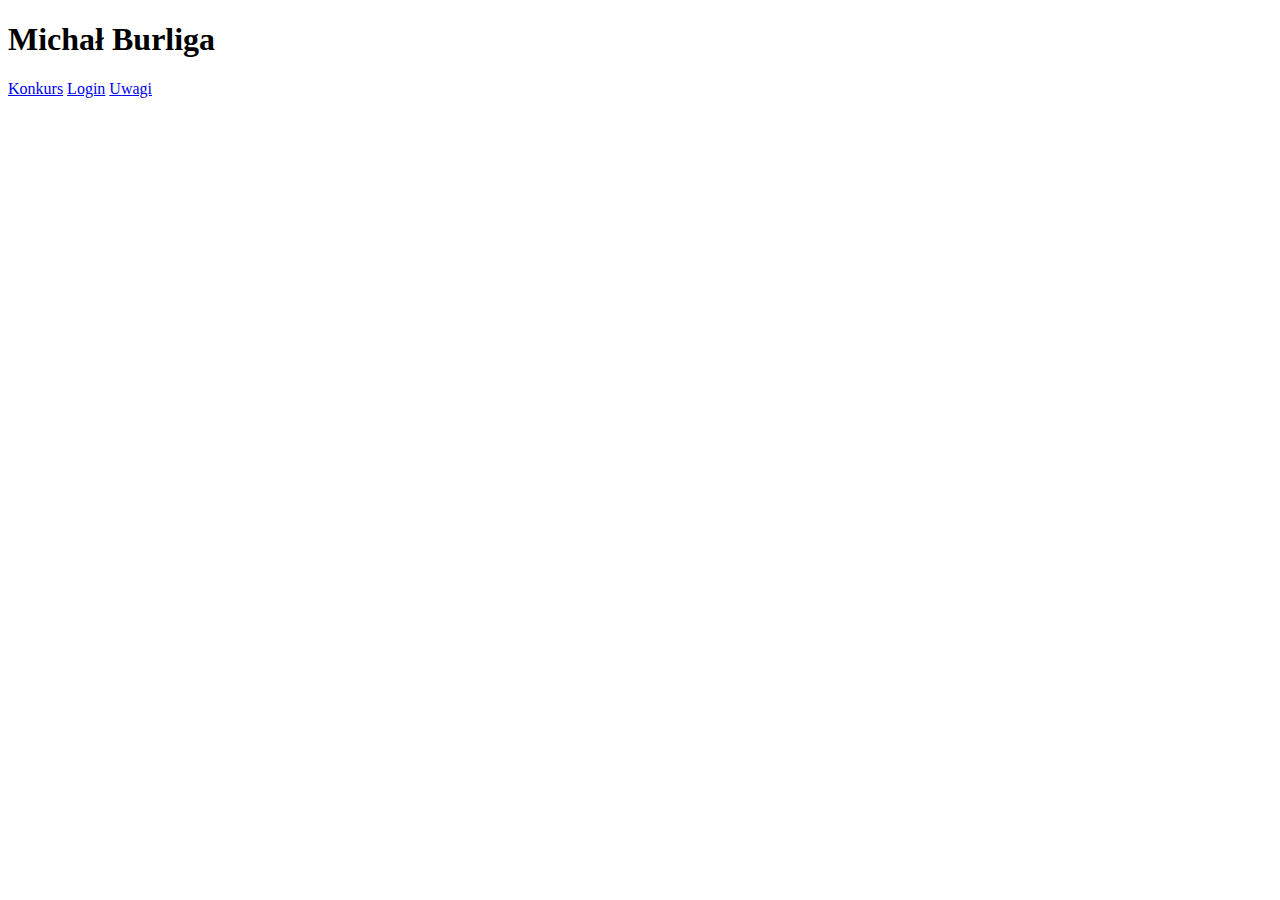
<file: lab-1/index.html>
<!DOCTYPE html>
<html lang="en">
<head>
    <meta charset="UTF-8">
    <meta name="viewport" content="width=device-width, initial-scale=1.0">
    <title>Lab-1</title>
</head>
<body>
    <h1>Michał Burliga</h1>
    <nav>
        <a href='/konkurs/'>Konkurs</a>
        <a href='/login/'>Login</a>
        <a href='/uwagi/'>Uwagi</a>
    </nav>
</body>
</html>
</file>
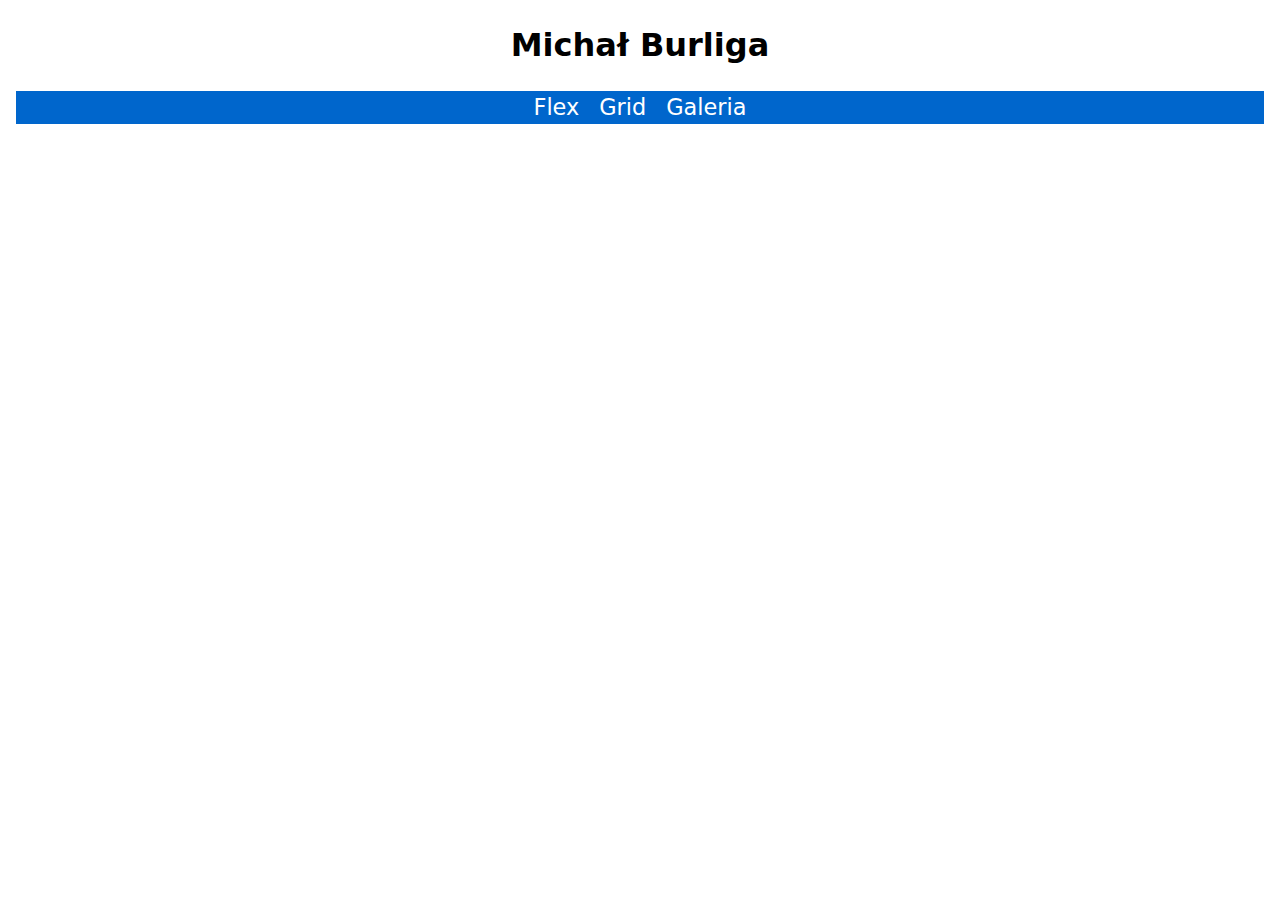
<file: lab-2/index.html>
<!DOCTYPE html>
<html lang="pl">
  <head>
    <meta charset="UTF-8" />
    <title>Lab 2</title>
    <link rel="stylesheet" href="css/style.css" />
  </head>
  <body>
    <h1>Michał Burliga</h1>
    <nav>
      <a href='flex.html'>Flex</a>
      <a href='grid.html'>Grid</a>
      <a href='galeria.html'>Galeria</a>
    </nav>
  </body>
</html>
</file>
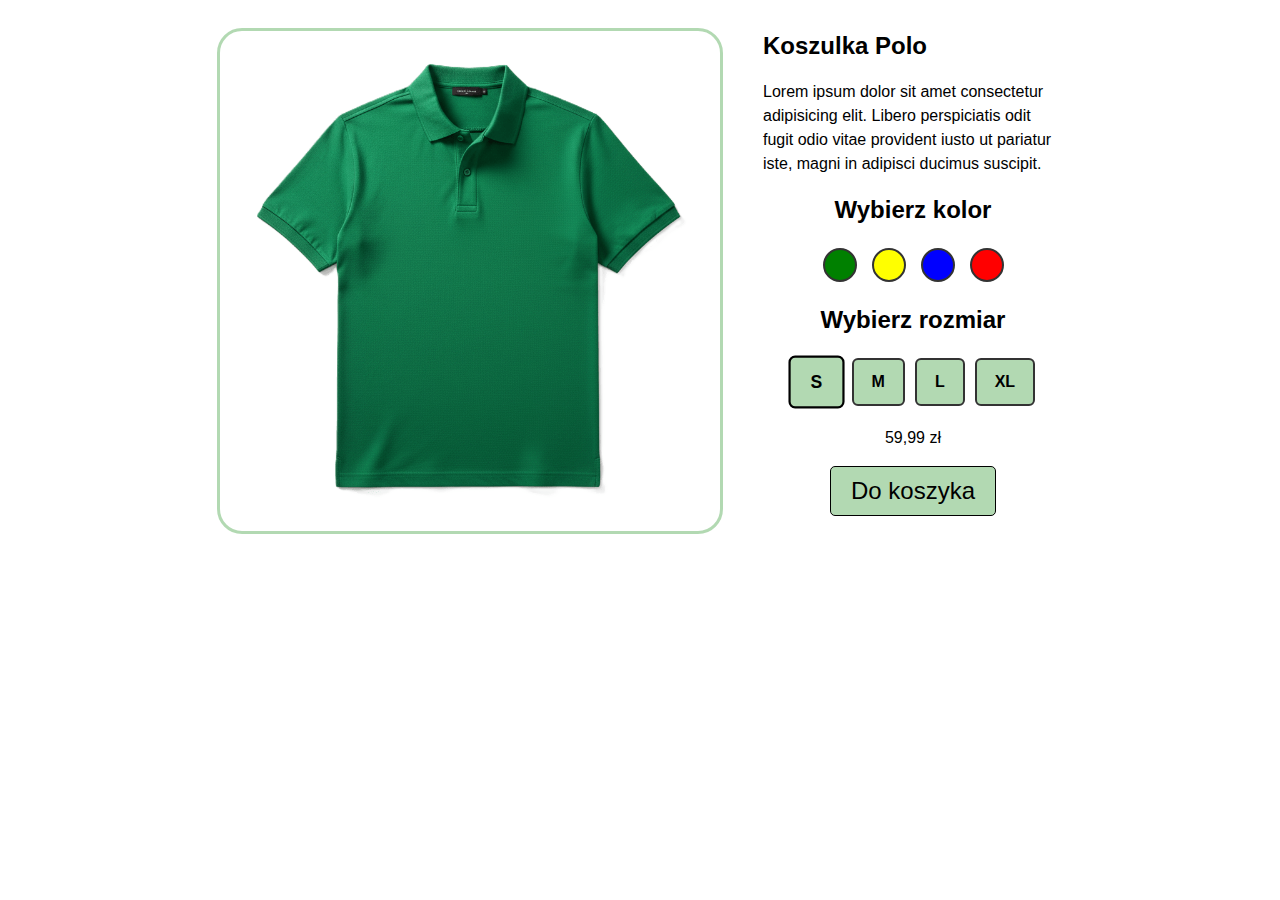
<file: lab-3/index.html>
<!DOCTYPE html>
<html lang="pl">
<head>
  <meta charset="UTF-8" />
  <meta name="viewport" content="width=device-width, initial-scale=1.0" />
  <title>Zmiana zdjęcia kolorem</title>
  <link rel="stylesheet" href="css/style.css" />
</head>
  <body>

    <!-- radio inputs dla kolorów -->
    <input type="radio" name="color" id="green" checked>
    <input type="radio" name="color" id="yellow">
    <input type="radio" name="color" id="blue">
    <input type="radio" name="color" id="red">

    <!-- obrazy -->
    <div class="images">
      <img src="polo/polo_g.png" class="img-green" alt="Zielona wersja zdjęcia">
      <img src="polo/polo_y.png" class="img-yellow" alt="Żółta wersja zdjęcia">
      <img src="polo/polo_b.png" class="img-blue" alt="Niebieska wersja zdjęcia">
      <img src="polo/polo_r.png" class="img-red" alt="Czerwona wersja zdjęcia">
    </div>
    <div class="tresc">
    <h2>Koszulka Polo</h2>
    <p>Lorem ipsum dolor sit amet consectetur adipisicing elit. Libero perspiciatis odit fugit odio vitae provident iusto ut pariatur iste, magni in adipisci ducimus suscipit.</p>

    <!-- widoczne kontrolki kolorów -->
     <div class="center">
     <h2>Wybierz kolor</h2>
    <div class="color-picker">
      <label for="green" class="swatch" title="Zielony"></label>
      <label for="yellow" class="swatch" title="Żółty"></label>
      <label for="blue" class="swatch" title="Niebieski"></label>
      <label for="red" class="swatch" title="Czerwony"></label>
    </div>

    

    <!-- radio inputs dla rozmiarów -->
     
    <input type="radio" name="size" id="size-s" checked>
    <input type="radio" name="size" id="size-m">
    <input type="radio" name="size" id="size-l">
    <input type="radio" name="size" id="size-xl">

    <h2>Wybierz rozmiar</h2>
    <div class="size-picker">
      <label for="size-s" class="size-btn">S</label>
      <label for="size-m" class="size-btn">M</label>
      <label for="size-l" class="size-btn">L</label>
      <label for="size-xl" class="size-btn">XL</label>
    </div>

    <p>59,99 zł</p>

    <div class="buy">
      <button>Do koszyka</button>
    </div>
    </div>
    </div>
  </body>
</html>
</file>
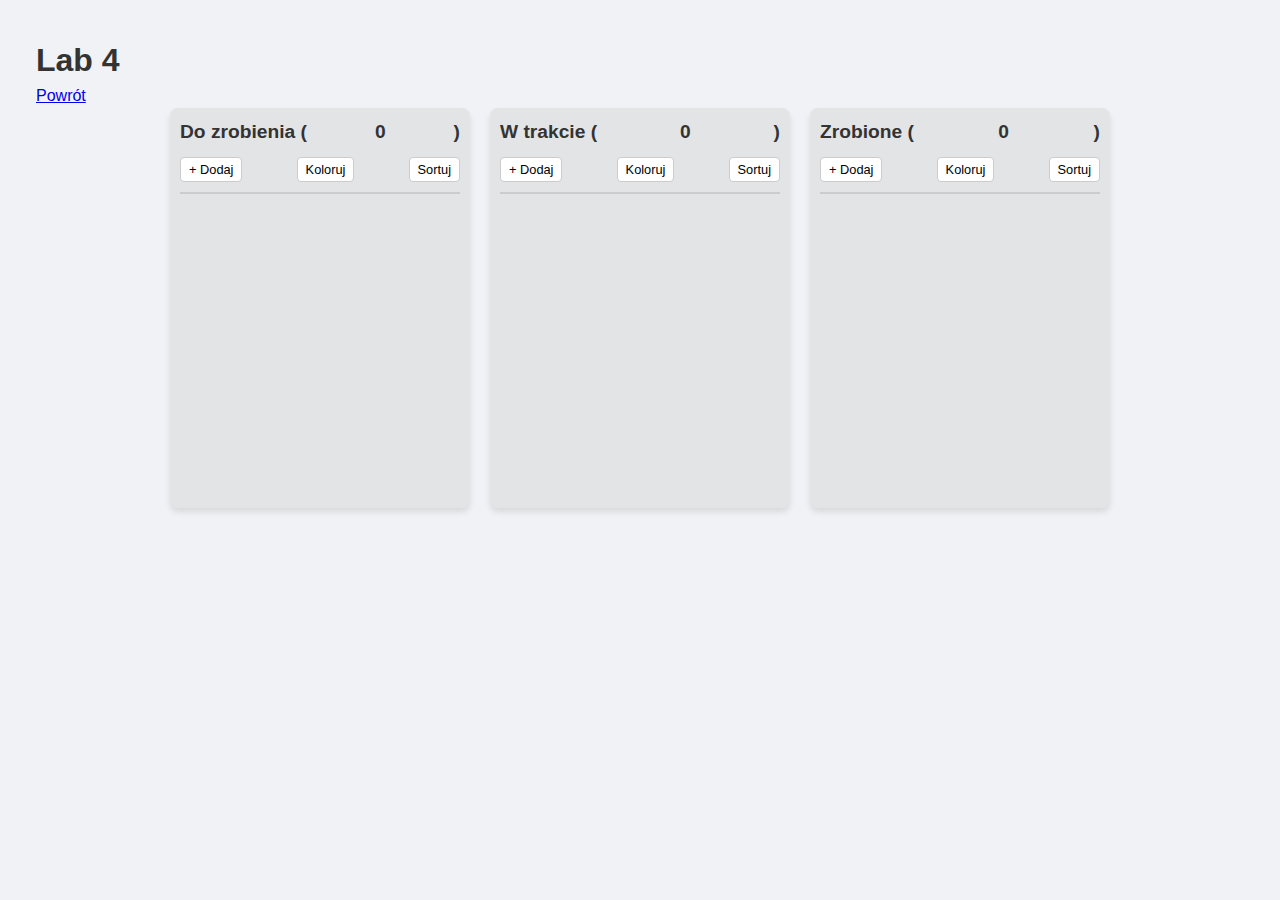
<file: lab-4/index.html>
<!DOCTYPE html>
<html lang="pl">
  <head>
    <meta charset="UTF-8" />
    <title>Lab 4</title>
    <link rel="stylesheet" href="css/style.css" />
  </head>
  <body>
    <h1>Lab 4</h1>
    <a href="..">Powrót</a>

    <div class="board-container">
        <div class="column" id="todo" data-id="todo">
            <div class="column-header">
                <h2>Do zrobienia (<span class="counter">0</span>)</h2>
                <div class="column-actions">
                    <button class="btn-action" data-action="add">+ Dodaj</button>
                    <button class="btn-action" data-action="color-col">Koloruj</button>
                    <button class="btn-action" data-action="sort">Sortuj</button>
                </div>
            </div>
            <div class="cards-list">
                </div>
        </div>

        <div class="column" id="inprogress" data-id="inprogress">
            <div class="column-header">
                <h2>W trakcie (<span class="counter">0</span>)</h2>
                <div class="column-actions">
                    <button class="btn-action" data-action="add">+ Dodaj</button>
                    <button class="btn-action" data-action="color-col">Koloruj</button>
                    <button class="btn-action" data-action="sort">Sortuj</button>
                </div>
            </div>
            <div class="cards-list">
                </div>
        </div>

        <div class="column" id="done" data-id="done">
            <div class="column-header">
                <h2>Zrobione (<span class="counter">0</span>)</h2>
                <div class="column-actions">
                    <button class="btn-action" data-action="add">+ Dodaj</button>
                    <button class="btn-action" data-action="color-col">Koloruj</button>
                    <button class="btn-action" data-action="sort">Sortuj</button>
                </div>
            </div>
            <div class="cards-list">
                </div>
        </div>
    </div>

    <script src="script.js"></script>
</body>
</html>
</file>
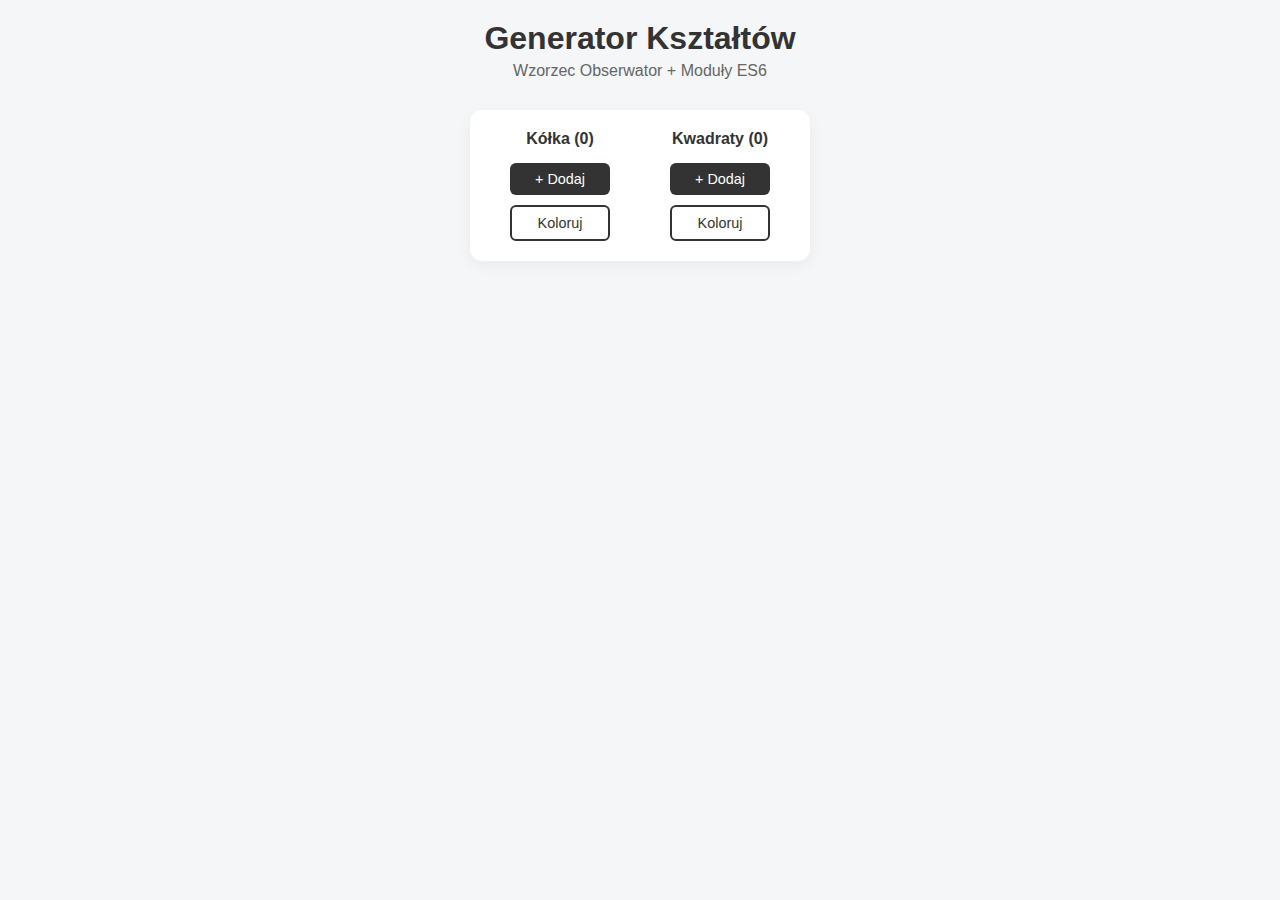
<file: lab-5/index.html>
<!DOCTYPE html>
<html lang="pl">
<head>
    <meta charset="UTF-8">
    <meta name="viewport" content="width=device-width, initial-scale=1.0">
    <title>Lab 5: Kształty</title>
    <link rel="stylesheet" href="style.css">
</head>
<body>

    <header>
        <h1>Generator Kształtów</h1>
        <p>Wzorzec Obserwator + Moduły ES6</p>
    </header>

    <div class="controls">
        <div class="control-group">
            <h3>Kółka (<span id="count-circles">0</span>)</h3>
            <button id="add-circle" class="btn">+ Dodaj</button>
            <button id="color-circles" class="btn btn-outline">Koloruj</button>
        </div>
        <div class="control-group">
            <h3>Kwadraty (<span id="count-squares">0</span>)</h3>
            <button id="add-square" class="btn">+ Dodaj</button>
            <button id="color-squares" class="btn btn-outline">Koloruj</button>
        </div>
    </div>

    <div id="shapes-container" class="shapes-grid">
        </div>

    <script type="module" src="app.js"></script>
</body>
</html>
</file>
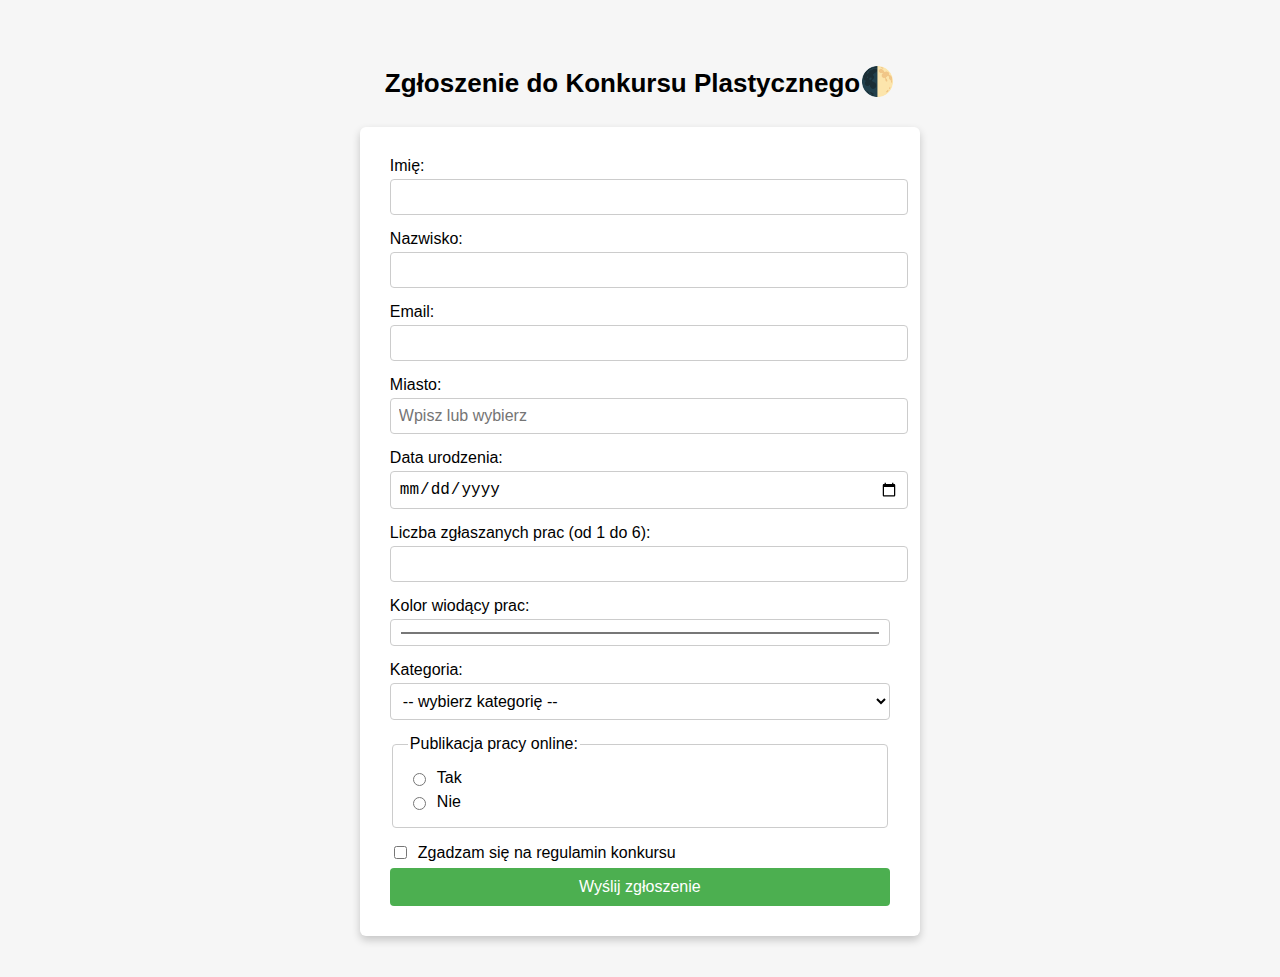
<file: lab-1/konkurs.html>
<!doctype html>
<html lang="pl">
<head>
  <meta charset="utf-8">
  <meta name="viewport" content="width=device-width,initial-scale=1">
  <title>Konkurs</title>
  <link rel="stylesheet" href="css/konkurs.css">
</head>
<body>
  <main class="card" role="main">
    <div class="heading">
    <h1>Zgłoszenie do Konkursu Plastycznego</h1>
  <label class="moon-switch"><input type="checkbox" id="theme-toggle">🌓
  </label>
    </div>
    <form action="https://httpbin.org/get" method="get">
      <!-- Imię -->
      <div>
        <label for="fname">Imię:</label>
        <input id="fname" name="fname" type="text" maxlength="30" required>
      </div>

      <!-- Nazwisko -->
      <div>
        <label for="lname">Nazwisko:</label>
        <input id="lname" name="lname" type="text" maxlength="50" required>
      </div>

      <!-- Email -->
      <div>
        <label for="email">Email:</label>
        <input id="email" name="email" type="email" required>
      </div>

      <!-- Miasto -->
      <div>
        <label for="city">Miasto:</label>
        <input id="city" name="city" list="city-list" placeholder="Wpisz lub wybierz" required>
        <datalist id="city-list">
          <option value="Warszawa"></option>
          <option value="Kraków"></option>
          <option value="Gdańsk"></option>
          <option value="Wrocław"></option>
          <option value="Poznań"></option>
        </datalist>
      </div>

      <div class="row">
        <!-- Data urodzenia -->
        <div>
          <label for="bday">Data urodzenia:</label>
          <input id="bday" name="bday" type="date" required>
        </div>

        <!-- Liczba prac -->
        <div>
          <label for="jobs">Liczba zgłaszanych prac (od 1 do 6):</label>
          <input id="jobs" name="jobs" type="number" min="1" max="6" step="1" required>
        </div>
      </div>

      <!-- Kolor -->
      <div>
        <label for="favcolor">Kolor wiodący prac:</label>
        <input id="favcolor" name="favcolor" type="color" value="#4CAF50" required aria-label="Wybór koloru">
      </div>

      <!-- Kategoria -->
      <div>
        <label for="category">Kategoria:</label>
        <select id="category" name="category" required>
          <option value="" disabled selected>-- wybierz kategorię --</option>
          <option value="A">Rysunek</option>
          <option value="B">Malarstwo</option>
          <option value="C">Grafika Cyfrowa</option>
        </select>
      </div>

      <!-- Publikacja -->
        <fieldset>
        <legend>Publikacja pracy online:</legend>
        <label class="inline">
            <input type="radio" name="publikacja" value="tak" required> Tak
        </label>
        <label class="inline">
            <input type="radio" name="publikacja" value="nie"> Nie
        </label>
        </fieldset>

      <!-- Zgoda -->
        <label class="inline">
        <input class="check" type="checkbox" name="zgoda" required> Zgadzam się na regulamin konkursu
        </label>

      <!-- Przycisk -->
      <button type="submit">Wyślij zgłoszenie</button>
    </form>
  </main>
</body>
</html>
</file>
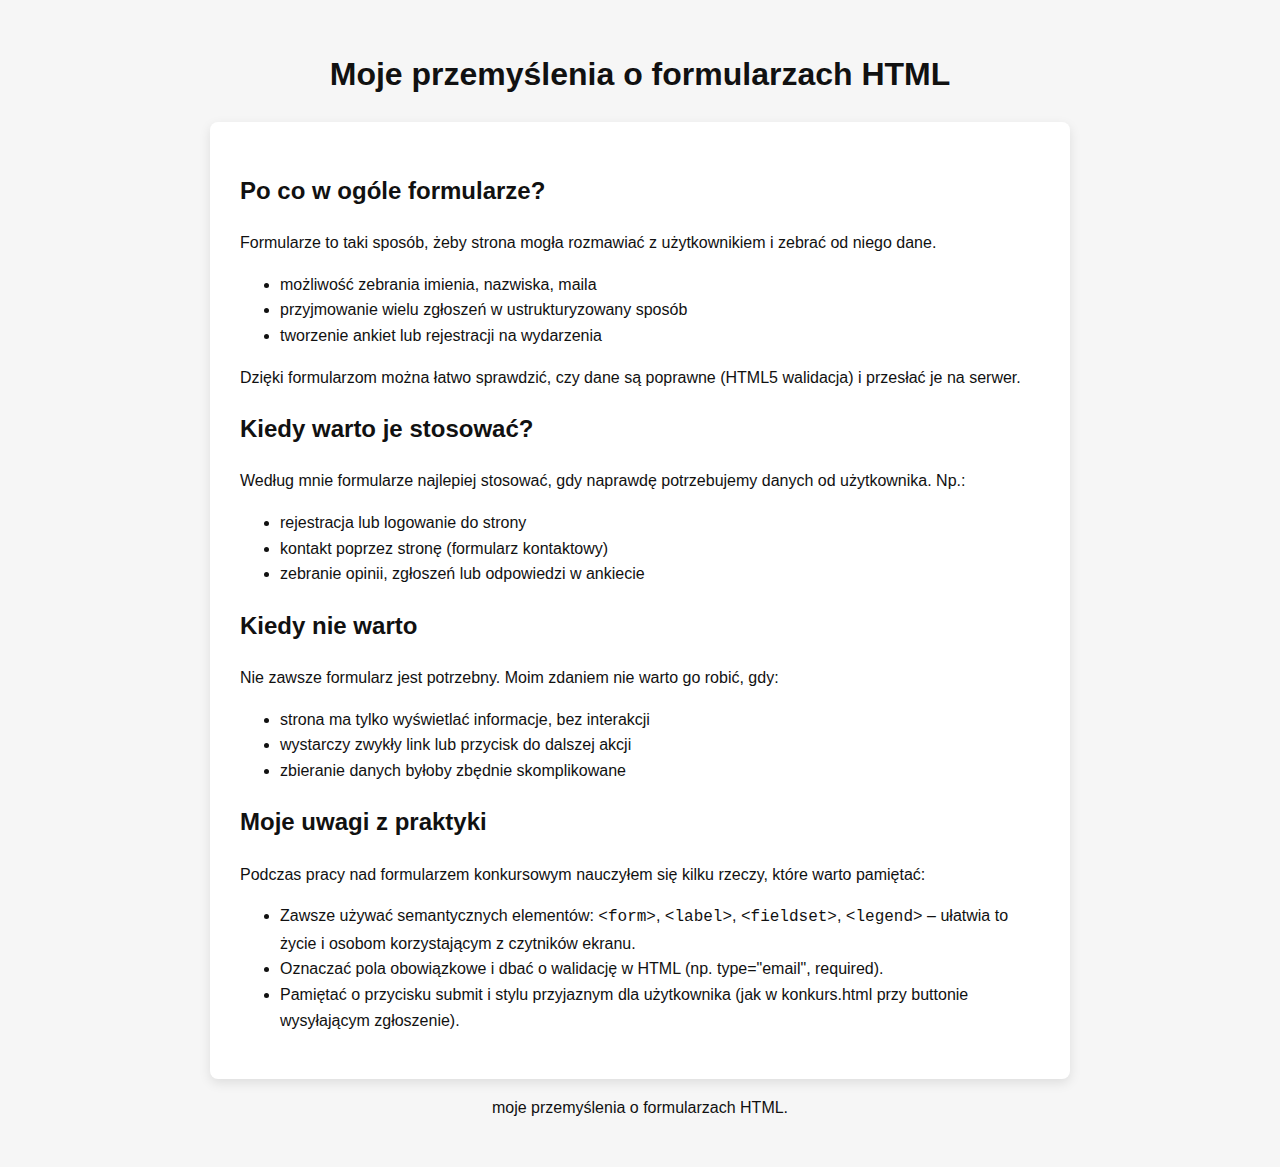
<file: lab-1/uwagi.html>
<!DOCTYPE html>
<html lang="pl">
<head>
  <meta charset="UTF-8">
  <meta name="viewport" content="width=device-width, initial-scale=1.0">
  <title>Uwagi o formularzach HTML</title>
  <link rel="stylesheet" href="css/main.css">
</head>
<body>
  <!-- Header strony -->
  <header>
    <h1>Moje przemyślenia o formularzach HTML</h1>
  </header>

  <main>
    <!-- Sekcja: dlaczego formularze są przydatne -->
    <section>
      <h2>Po co w ogóle formularze?</h2>
      <p>Formularze to taki sposób, żeby strona mogła rozmawiać z użytkownikiem i zebrać od niego dane.</p>
      <ul>
        <li>możliwość zebrania imienia, nazwiska, maila</li>
        <li>przyjmowanie wielu zgłoszeń w ustrukturyzowany sposób</li>
        <li>tworzenie ankiet lub rejestracji na wydarzenia</li>
      </ul>
      <p>Dzięki formularzom można łatwo sprawdzić, czy dane są poprawne (HTML5 walidacja) i przesłać je na serwer.</p>
    </section>

    <!-- Sekcja: kiedy warto stosować formularze -->
    <section>
      <h2>Kiedy warto je stosować?</h2>
      <p>Według mnie formularze najlepiej stosować, gdy naprawdę potrzebujemy danych od użytkownika. Np.:</p>
      <ul>
        <li>rejestracja lub logowanie do strony</li>
        <li>kontakt poprzez stronę (formularz kontaktowy)</li>
        <li>zebranie opinii, zgłoszeń lub odpowiedzi w ankiecie</li>
      </ul>
      <!-- komentarz do projektu konkurs.html: tutaj w praktyce używałem inputów text, date, select -->
    </section>

    <!-- Sekcja: kiedy nie warto -->
    <section>
      <h2>Kiedy nie warto</h2>
      <p>Nie zawsze formularz jest potrzebny. Moim zdaniem nie warto go robić, gdy:</p>
      <ul>
        <li>strona ma tylko wyświetlać informacje, bez interakcji</li>
        <li>wystarczy zwykły link lub przycisk do dalszej akcji</li>
        <li>zbieranie danych byłoby zbędnie skomplikowane</li>
      </ul>
      <!-- komentarz: unikałem wtedy checkboxów i radio w projekcie, bo były niepotrzebne -->
    </section>

    <!-- Sekcja: moje uwagi -->
    <section>
      <h2>Moje uwagi z praktyki</h2>
      <p>Podczas pracy nad formularzem konkursowym nauczyłem się kilku rzeczy, które warto pamiętać:</p>
      <ul>
        <li>Zawsze używać semantycznych elementów: <code>&lt;form&gt;</code>, <code>&lt;label&gt;</code>, <code>&lt;fieldset&gt;</code>, <code>&lt;legend&gt;</code> – ułatwia to życie i osobom korzystającym z czytników ekranu.</li>
        <li>Oznaczać pola obowiązkowe i dbać o walidację w HTML (np. type="email", required).</li>
        <li>Pamiętać o przycisku submit i stylu przyjaznym dla użytkownika (jak w konkurs.html przy buttonie wysyłającym zgłoszenie).</li>
      </ul>
    </section>
  </main>

  <footer>
    <p>moje przemyślenia o formularzach HTML.</p>
  </footer>
</body>
</html>
</file>
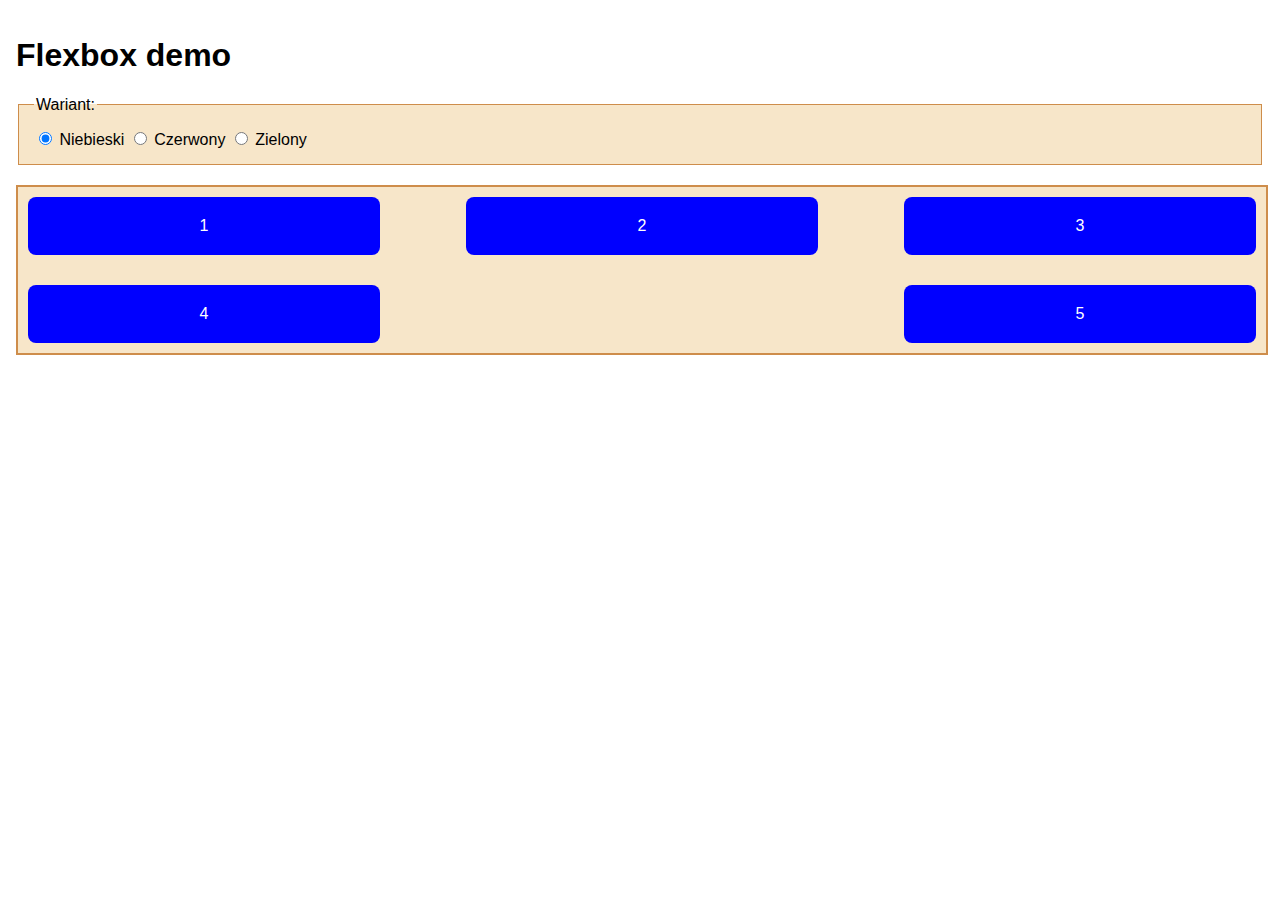
<file: lab-2/flex.html>
<!DOCTYPE html>
<html lang="pl">
  <head>
    <meta charset="UTF-8" />
    <meta 
      name="viewport" 
      content="width=device-width, initial-scale=1.0" 
    >
    <title>Flexbox Demo</title>
    <link rel="stylesheet" href="css/flex.css" />
  </head>
  <body>
    <h1>Flexbox demo</h1>
    <header>
      <fieldset class="theme-picker">
        <legend>Wariant:</legend>
        <label>
          <input type="radio" name="version" value="blue" checked />
          Niebieski
        </label>
        <label
          ><input type="radio" name="version" value="red" />
          Czerwony
        </label>
        <label>
          <input type="radio" name="version" value="green" />
          Zielony
        </label>
      </fieldset>
    </header>
    <div class="container">
      <div class="item">1</div>
      <div class="item">2</div>
      <div class="item">3</div>
      <div class="item">4</div>
      <div class="item">5</div>
    </div>
  </body>
</html>
</file>
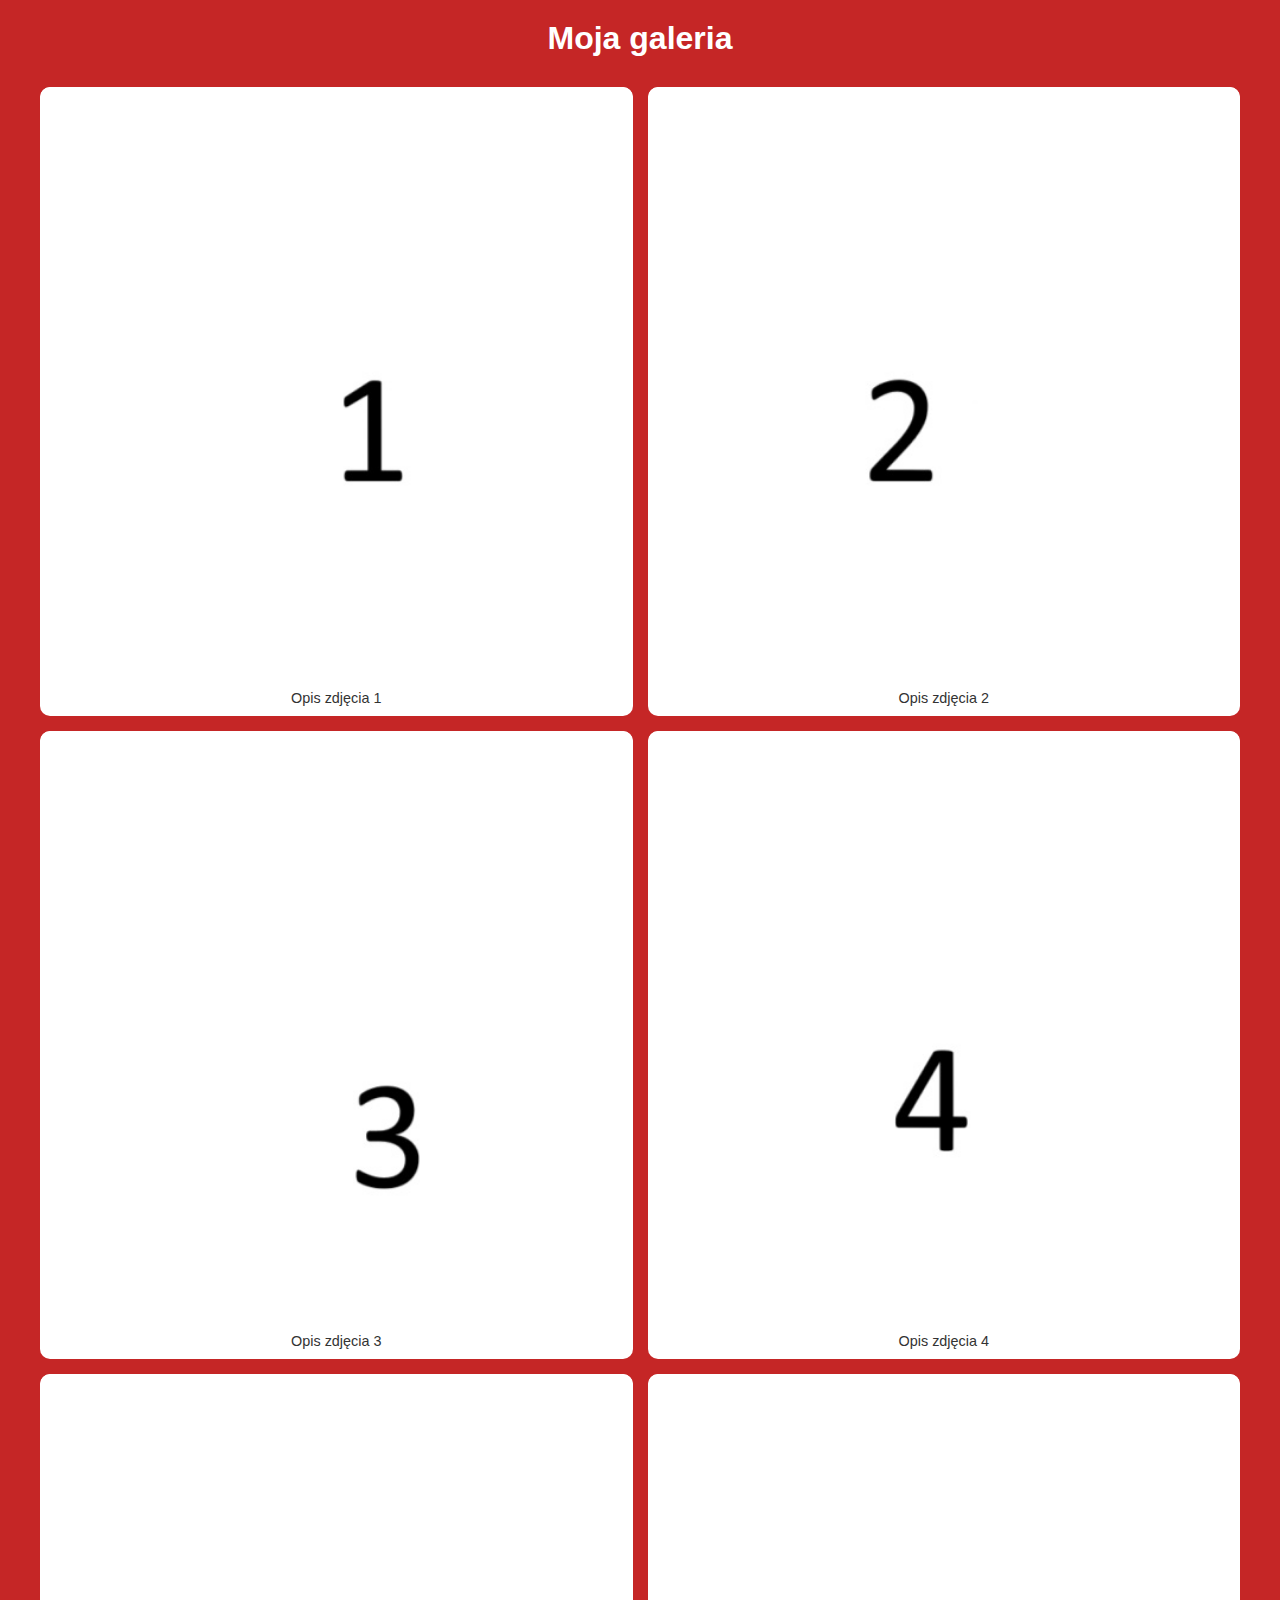
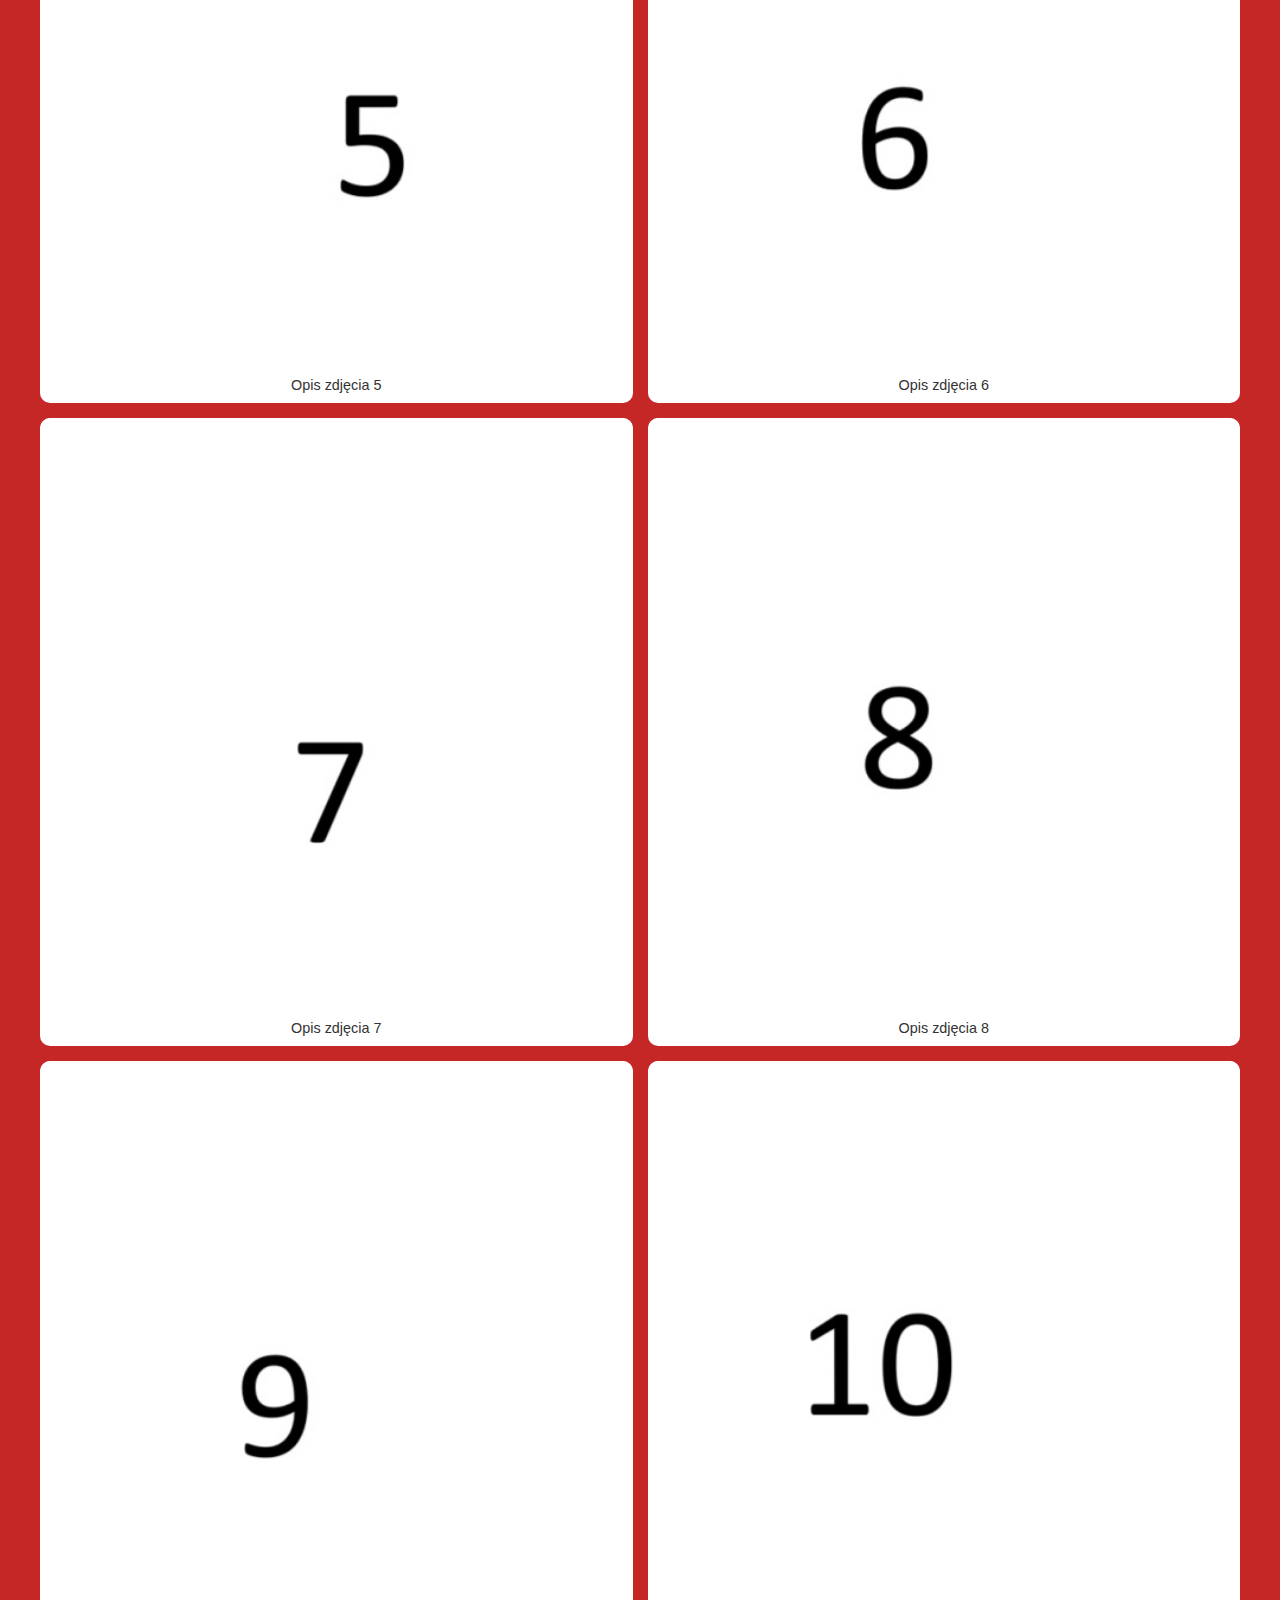
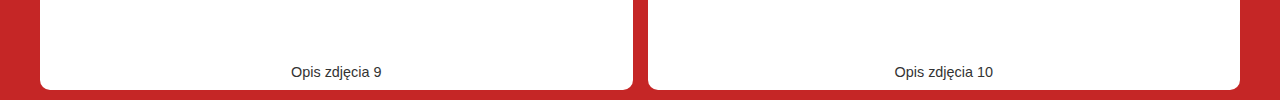
<file: lab-2/galeria.html>
<!DOCTYPE html>
<html lang="pl">
<head>
  <meta charset="UTF-8">
  <meta name="viewport" content="width=device-width, initial-scale=1.0">
  <title>Galeria</title>
  <link rel="stylesheet" href="css/galeria.css">
</head>
<body>

<h1>Moja galeria</h1>

<section class="gallery">
  <figure>
    <picture>
      <source media="(min-width:1600px)" srcset="img/img1.jpg">
      <source media="(min-width:800px)" srcset="img/img1.jpg">
      <img src="img/img1.jpg" alt="Opis zdjęcia 1">
    </picture>
    <figcaption>Opis zdjęcia 1</figcaption>
  </figure>

  <figure>
    <picture>
      <source media="(min-width:1600px)" srcset="img/img2.jpg">
      <source media="(min-width:800px)" srcset="img/img2.jpg">
      <img src="img/img2.jpg" alt="Opis zdjęcia 2">
    </picture>
    <figcaption>Opis zdjęcia 2</figcaption>
  </figure>

  <figure>
    <picture>
      <source media="(min-width:1600px)" srcset="img/img3.jpg">
      <source media="(min-width:800px)" srcset="img/img3.jpg">
      <img src="img/img3.jpg" alt="Opis zdjęcia 3">
    </picture>
    <figcaption>Opis zdjęcia 3</figcaption>
  </figure>

  <figure>
    <picture>
      <source media="(min-width:1600px)" srcset="img/img4.jpg">
      <source media="(min-width:800px)" srcset="img/img4.jpg">
      <img src="img/img4.jpg" alt="Opis zdjęcia 4">
    </picture>
    <figcaption>Opis zdjęcia 4</figcaption>
  </figure>

  <figure>
    <picture>
      <source media="(min-width:1600px)" srcset="img/img5.jpg">
      <source media="(min-width:800px)" srcset="img/img5.jpg">
      <img src="img/img5.jpg" alt="Opis zdjęcia 5">
    </picture>
    <figcaption>Opis zdjęcia 5</figcaption>
  </figure>

  <figure>
    <picture>
      <source media="(min-width:1600px)" srcset="img/img6.jpg">
      <source media="(min-width:800px)" srcset="img/img6.jpg">
      <img src="img/img6.jpg" alt="Opis zdjęcia 6">
    </picture>
    <figcaption>Opis zdjęcia 6</figcaption>
  </figure>

  <figure>
    <picture>
      <source media="(min-width:1600px)" srcset="img/img7.jpg">
      <source media="(min-width:800px)" srcset="img/img7.jpg">
      <img src="img/img7.jpg" alt="Opis zdjęcia 7">
    </picture>
    <figcaption>Opis zdjęcia 7</figcaption>
  </figure>

  <figure>
    <picture>
      <source media="(min-width:1600px)" srcset="img/img8.jpg">
      <source media="(min-width:800px)" srcset="img/img8.jpg">
      <img src="img/img8.jpg" alt="Opis zdjęcia 8">
    </picture>
    <figcaption>Opis zdjęcia 8</figcaption>
  </figure>

  <figure>
    <picture>
      <source media="(min-width:1600px)" srcset="img/img9.jpg">
      <source media="(min-width:800px)" srcset="img/img9.jpg">
      <img src="img/img9.jpg" alt="Opis zdjęcia 9">
    </picture>
    <figcaption>Opis zdjęcia 9</figcaption>
  </figure>

  <figure>
    <picture>
      <source media="(min-width:1600px)" srcset="img/img10.jpg">
      <source media="(min-width:800px)" srcset="img/img10.jpg">
      <img src="img/img10.jpg" alt="Opis zdjęcia 10">
    </picture>
    <figcaption>Opis zdjęcia 10</figcaption>
  </figure>
</section>

</body>
</html>
</file>
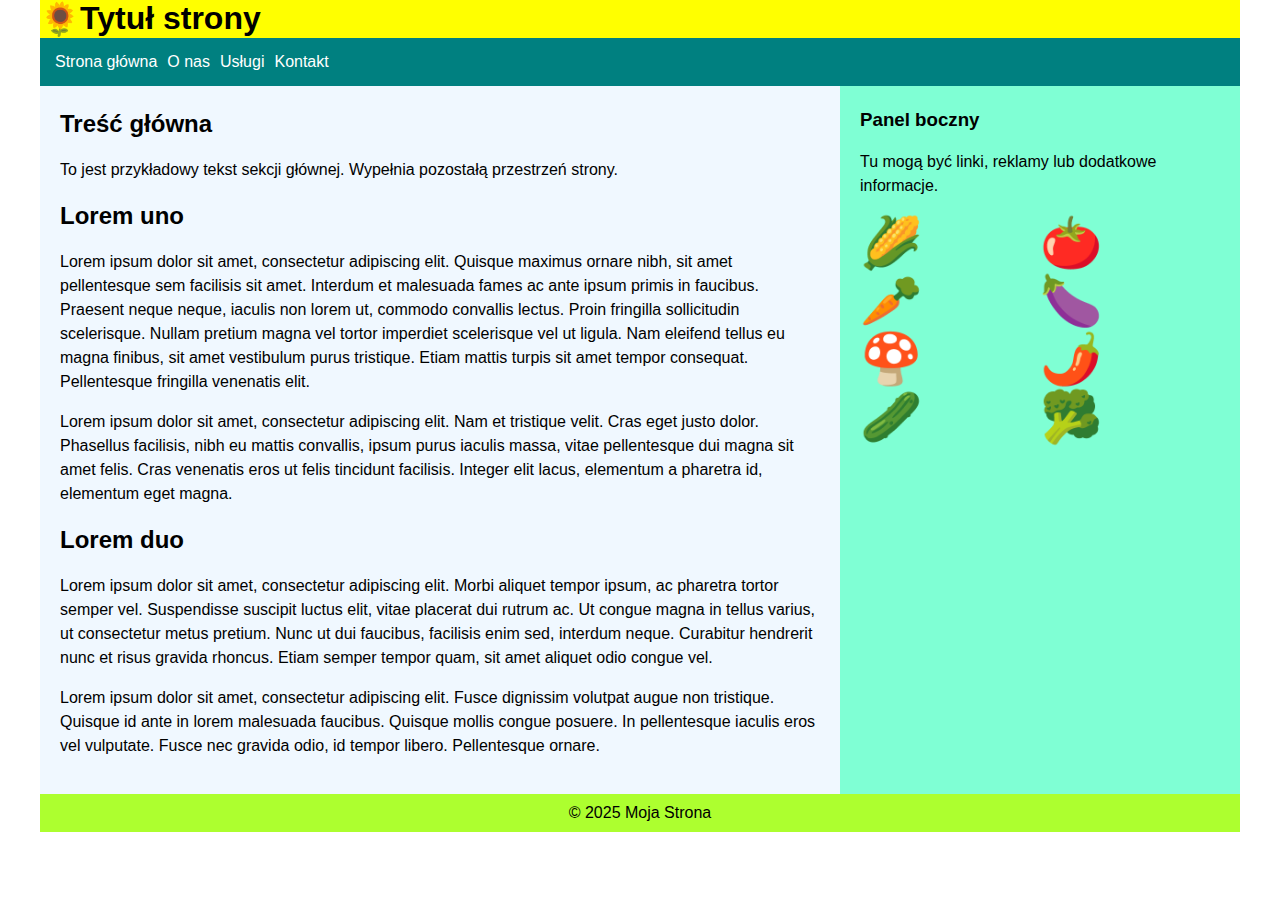
<file: lab-2/grid.html>
<!DOCTYPE html>
<html lang="pl">
  <head>
    <meta charset="UTF-8" />
    <meta 
      name="viewport" 
      content="width=device-width, initial-scale=1.0" 
    >
    <title>Grid Layout Demo</title>
    <link rel="stylesheet" href="css/grid.css" />
  </head>
  <body>
    <div class="container">
      <header>
        <div class="logo">🌻</div>
        <h1>Tytuł strony</h1>
      </header>
      <nav>
        <a href="#">Strona główna</a>
        <a href="#">O nas</a>
        <a href="#">Usługi</a>
        <a href="#">Kontakt</a>
      </nav>
      <main>
        <h2>Treść główna</h2>
        <p>
          To jest przykładowy tekst sekcji głównej. Wypełnia pozostałą
          przestrzeń strony.
        </p>
        <h2>Lorem uno</h2>
        <p>Lorem ipsum dolor sit amet, consectetur adipiscing elit. Quisque maximus ornare nibh, sit amet pellentesque sem facilisis sit amet. Interdum et malesuada fames ac ante ipsum primis in faucibus. Praesent neque neque, iaculis non lorem ut, commodo convallis lectus. Proin fringilla sollicitudin scelerisque. Nullam pretium magna vel tortor imperdiet scelerisque vel ut ligula. Nam eleifend tellus eu magna finibus, sit amet vestibulum purus tristique. Etiam mattis turpis sit amet tempor consequat. Pellentesque fringilla venenatis elit. </p>
        <p>Lorem ipsum dolor sit amet, consectetur adipiscing elit. Nam et tristique velit. Cras eget justo dolor. Phasellus facilisis, nibh eu mattis convallis, ipsum purus iaculis massa, vitae pellentesque dui magna sit amet felis. Cras venenatis eros ut felis tincidunt facilisis. Integer elit lacus, elementum a pharetra id, elementum eget magna. </p>
        <h2>Lorem duo</h2>
        <p>Lorem ipsum dolor sit amet, consectetur adipiscing elit. Morbi aliquet tempor ipsum, ac pharetra tortor semper vel. Suspendisse suscipit luctus elit, vitae placerat dui rutrum ac. Ut congue magna in tellus varius, ut consectetur metus pretium. Nunc ut dui faucibus, facilisis enim sed, interdum neque. Curabitur hendrerit nunc et risus gravida rhoncus. Etiam semper tempor quam, sit amet aliquet odio congue vel. </p>
        <p>Lorem ipsum dolor sit amet, consectetur adipiscing elit. Fusce dignissim volutpat augue non tristique. Quisque id ante in lorem malesuada faucibus. Quisque mollis congue posuere. In pellentesque iaculis eros vel vulputate. Fusce nec gravida odio, id tempor libero. Pellentesque ornare. </p>
      </main>
      <aside>
        <h3>Panel boczny</h3>
        <p>Tu mogą być linki, reklamy lub dodatkowe informacje.</p>
        <div class="emoji">
          <span>🌽</span><span>🍅</span>
          <span>🥕</span><span>🍆</span>
          <span>🍄</span><span>🌶️</span>
          <span>🥒</span><span>🥦</span>
        </div>
      </aside>
      <footer>
        <p>&copy; 2025 Moja Strona</p>
      </footer>
    </div>
  </body>
</html>
</file>
<file: lab-5/style.css>
* {
    box-sizing: border-box;
    margin: 0;
    padding: 0;
    font-family: 'Segoe UI', Tahoma, Geneva, Verdana, sans-serif;
}

body {
    background-color: #f4f6f8;
    color: #333;
    padding: 20px;
    display: flex;
    flex-direction: column;
    align-items: center;
    min-height: 100vh;
}

header {
    text-align: center;
    margin-bottom: 30px;
}

h1 { margin-bottom: 5px; }
p { color: #666; }

/* Panel sterowania */
.controls {
    display: flex;
    gap: 20px;
    margin-bottom: 30px;
    background: white;
    padding: 20px;
    border-radius: 12px;
    box-shadow: 0 4px 15px rgba(0,0,0,0.05);
}

.control-group {
    display: flex;
    flex-direction: column;
    align-items: center;
    gap: 10px;
    padding: 0 20px;
}

.control-group h3 {
    font-size: 1rem;
    margin-bottom: 5px;
}

/* Przyciski */
.btn {
    padding: 8px 20px;
    border: none;
    background-color: #333;
    color: white;
    border-radius: 6px;
    cursor: pointer;
    font-size: 0.9rem;
    transition: transform 0.1s, background-color 0.2s;
    width: 100px;
}

.btn:hover { background-color: #555; transform: translateY(-1px); }
.btn:active { transform: translateY(1px); }

.btn-outline {
    background-color: transparent;
    border: 2px solid #333;
    color: #333;
}

.btn-outline:hover { background-color: #333; color: white; }

/* Kontener na kształty */
.shapes-grid {
    display: flex;
    flex-wrap: wrap;
    gap: 15px;
    justify-content: center;
    width: 100%;
    max-width: 800px;
}

/* Kształty */
.shape {
    width: 60px;
    height: 60px;
    box-shadow: 0 4px 6px rgba(0,0,0,0.1);
    cursor: pointer;
    transition: transform 0.2s, opacity 0.2s;
    position: relative;
}

.shape:hover {
    transform: scale(1.1);
}

.shape:active {
    transform: scale(0.9);
}

.shape.circle {
    border-radius: 50%;
}

.shape.square {
    border-radius: 8px;
}
</file>
<file: lab-1/css/konkurs.css>
:root {
  color-scheme: light dark;
}

/* ===== TRYB JASNY (domyślny) ===== */
body {
  font-family: "Segoe UI", Arial, sans-serif;
  background: #f6f6f6;
  margin: 0;
  display: flex;
  justify-content: center;
  align-items: flex-start;
  padding: 40px 0;
  color: #000;
}

/* kontener */
form {
  background: #fff;
  width: 100%;
  max-width: 500px;
  padding: 30px;
  border-radius: 6px;
  box-shadow: 0 4px 8px rgba(0, 0, 0, 0.2);
}

/* nagłówki */
h1 {
  font-size: 26px;
  margin: 0;
  font-weight: 700;
  line-height: 1.2;
}

.heading {
  display: flex;
  justify-content: space-between;
  align-items: center;
  margin: 25px;
}

#theme-toggle {
  display: none; /* ukryty checkbox */
}

.moon-switch {
  font-size: 28px;
  cursor: pointer;
  user-select: none;
  color: #000;
}

.moon-switch:hover {
  color: #4caf50;
}

/* etykiety */
label {
  display: block;
  margin-bottom: 4px;
  font-weight: 500;
}

/* etykiety inline */
label.inline {
  display: flex;
  align-items: center;
  gap: 8px;
  margin: 6px 0;
  cursor: pointer;
}

/* pola tekstowe */
input:not([type="checkbox"], [type="radio"]),
select {
  width: 100%;
  font-size: 16px;
  padding: 8px;
  border: 1px solid #ccc;
  margin-bottom: 15px;
  border-radius: 4px;
  background-color: #fff;
  color: #000;
}

/* radio + checkbox */
fieldset {
  border: 1px solid #ccc;
  padding: 10px 15px;
  margin-bottom: 15px;
  border-radius: 4px;
}

/* przycisk */
button[type="submit"] {
  width: 100%;
  background: #4caf50;
  color: #fff;
  font-size: 16px;
  padding: 10px 0;
  border: none;
  border-radius: 4px;
  cursor: pointer;
  transition: background 0.2s;
}

button[type="submit"]:hover {
  background: #45a049;
}

/* ===== TRYB CIEMNY - CSS :has() ===== */
/* gdy checkbox w .heading jest zaznaczony, wszystkie ~ form będą ciemne */
.heading:has(#theme-toggle:checked) ~ form {
  background-color: #1e1e1e;
  color: #f1f1f1;
  box-shadow: 0 4px 8px rgba(255, 255, 255, 0.05);
}

.heading:has(#theme-toggle:checked) ~ form input:not([type="checkbox"], [type="radio"]),
.heading:has(#theme-toggle:checked) ~ form select {
  background-color: #2a2a2a;
  color: #fff;
  border: 1px solid #555;
}

.heading:has(#theme-toggle:checked) ~ form fieldset {
  border-color: #555;
}

.heading:has(#theme-toggle:checked) ~ form button[type="submit"] {
  background-color: #4caf50;
}

.heading:has(#theme-toggle:checked) ~ form button[type="submit"]:hover {
  background-color: #45a049;
}

.heading:has(#theme-toggle:checked) .moon-switch {
  color: #fff;
}
</file>
<file: lab-1/css/main.css>
body {
  font-family: "Segoe UI", Arial, sans-serif;
  font-size: 16px;
  line-height: 1.6;
  background-color: #f6f6f6;
  color: #111;
  padding: 20px;
  /* usuń display: flex; justify-content; */
}

main {
  max-width: 800px;
  width: 100%;
  background-color: #fff;
  padding: 30px;
  border-radius: 8px;
  box-shadow: 0 4px 12px rgba(0,0,0,0.1);
  margin: 0 auto; /* centruje main */
}

header, footer {
  text-align: center;
  margin-bottom: 20px;
}
</file>
<file: lab-2/css/flex.css>
body {
  font-family: Arial, sans-serif;
  margin: 0;
  padding: 1rem;
}

.theme-picker {
    background-color: #f7e6c9;
    padding: 15px;
    margin-bottom: 20px;
    border: 1px solid #ce8d4b;
}

.container {
    width: 100%;
    background-color: #f7e6c9; 
    border: 2px solid #ce8d4b;
    display: flex;
    flex-wrap: wrap;
    gap: 10px; 
}

.container .item {
    color: white;
    text-align: center;
    padding: 20px;
    margin: 10px;
    border-radius: 8px;
}

/* BLUE */
header:has(.theme-picker input[value="blue"]:checked) ~ .container {
    justify-content: space-between;
    flex-wrap: wrap; 
}

header:has(.theme-picker input[value="blue"]:checked) ~ .container .item {
    min-width: 25%;
    background-color: blue; 
}

@media all and (max-width: 1024px) {
  header:has(.theme-picker input[value="blue"]:checked) ~ .container {
    flex-direction: column;
    align-items: center;
  }
}

/* RED */
header:has(.theme-picker input[value="red"]:checked) ~ .container {
    flex-wrap: nowrap;

}
header:has(.theme-picker input[value="red"]:checked) ~ .container .item {
    flex: 1 1 calc(20% - 10px);
    background-color: red;
    flex-grow: 1;
}
header:has(.theme-picker input[value="red"]:checked) ~ .container .item:nth-child(1) {
    font-weight: bold;
    order: 3;
    flex-grow: 1.2;
}
header:has(.theme-picker input[value="red"]:checked) ~ .container .item:nth-child(1)::after {
    color: white;
    content: "Jestem większy i na środku!";
    display: block;
    font-size: 80%;
    text-align: center;
}
header:has(.theme-picker input[value="red"]:checked) ~ .container .item:nth-child(2) {order: 1;}
header:has(.theme-picker input[value="red"]:checked) ~ .container .item:nth-child(3) {order: 2;}
header:has(.theme-picker input[value="red"]:checked) ~ .container .item:nth-child(4) {order: 4;}
header:has(.theme-picker input[value="red"]:checked) ~ .container .item:nth-child(5) {order: 5;}

@media all and (max-width: 1024px) {
    header:has(.theme-picker input[value="red"]:checked) ~ .container {
        display: flex;
        flex-wrap: wrap;
    }

    header:has(.theme-picker input[value="red"]:checked) ~ .container .item {
        min-width: 40%;
        box-sizing: border-box;
    }

    header:has(.theme-picker input[value="red"]:checked) ~ .container .item:nth-child(1) {
        min-width: 90%;
    }
}

/* GREEN */
header:has(.theme-picker input[value="green"]:checked) ~ .container {
    flex-wrap: wrap;
}
header:has(.theme-picker input[value="green"]:checked) ~ .container .item {
    background-color: green;
}



@media all and (max-width: 1024px) {
    header:has(.theme-picker input[value="green"]:checked) ~ .container {
        flex-direction: column-reverse;
        flex-wrap: wrap; 
    }

    header:has(.theme-picker input[value="green"]:checked) ~ .container .item {
        box-sizing: border-box;
    }
}
header:has(.theme-picker input[value="green"]:checked) ~ .container .item:nth-child(1) {flex-grow: 5;}
header:has(.theme-picker input[value="green"]:checked) ~ .container .item:nth-child(2) {flex-grow: 4;}
header:has(.theme-picker input[value="green"]:checked) ~ .container .item:nth-child(3) {flex-grow: 3;}
header:has(.theme-picker input[value="green"]:checked) ~ .container .item:nth-child(4) {flex-grow: 2;}
header:has(.theme-picker input[value="green"]:checked) ~ .container .item:nth-child(5) {flex-grow: 1;}
</file>
<file: lab-2/css/galeria.css>
body {
  margin: 0;
  font-family: Arial, sans-serif;
  background-color: #c52626;
  text-align: center;
}

h1 {
  margin: 20px 0;
  color: white;
}

.gallery {
  display: grid;
  grid-template-columns: 1fr; /* mobile first: 1 kolumna */
  gap: 15px;
  max-width: 1200px;
  margin: 0 auto;
  padding: 10px;
}

figure {
  margin: 0;
  background-color: #fff;
  border-radius: 10px;
  overflow: hidden;
  transition: transform 0.3s, box-shadow 0.3s;
}

figure:hover {
  transform: scale(1.03);
  box-shadow: 0 8px 20px rgba(0,0,0,0.2);
}

figure img {
  width: 100%;
  display: block;
  border-radius: 10px 10px 0 0;
}

figcaption {
  padding: 10px;
  font-size: 0.9rem;
  color: #333;
}

/* Media Queries */

/* 800-1199px: 1 kolumna, większe obrazy */
@media (min-width: 800px) and (max-width: 1199px) {
  .gallery {
    grid-template-columns: 1fr;
  }
}

/* 1200-1599px: 2 kolumny, używamy wersji 500px */
@media (min-width: 1200px) and (max-width: 1599px) {
  .gallery {
    grid-template-columns: 1fr 1fr;
  }
}

/* >=1600px: 2 kolumny, wersja 1000px */
@media (min-width: 1600px) {
  .gallery {
    grid-template-columns: 1fr 1fr;
  }
}
</file>
<file: lab-2/css/style.css>
/* Minimalny reset  */
html {
  font-size: 16px; /* bazowy rozmiar czcionki */
  font-family: system-ui, sans-serif; /* font systemowy */
  line-height: 1.5; /* lepsza czytelność */
}
body {
  margin: 1rem;
  padding: 0;
}
h1 {
  text-align: center;
}
nav {
  display: flex;
  flex-direction: row;
  gap: 20px;
  justify-content: center;
  background-color: #0066cc;
}
a {
  color: white; /* niebieski kolor linków */
  text-decoration: none; /* bez podkreślenia */
  font-size: 1.4rem;
}
a:hover {
  text-decoration: underline; /* podkreślenie przy najechaniu */
}
</file>
<file: lab-3/css/style.css>
/* ========================================
   RESET & BASE STYLES
======================================== */
html {
  font-size: 16px;
  font-family: system-ui, sans-serif; 
  line-height: 1.5; 
}

body {
  font-family: Arial, sans-serif;
  padding: 20px;
  display: flex;
  flex-wrap: wrap;
  justify-content: center;
  align-items: flex-start;
  gap: 20px;
}

h2 {
  padding: 0;
  margin: 0;
}

/* ========================================
   RADIO INPUTS
======================================== */
input[type="radio"] {
  display: none !important;
}

/* ========================================
   LAYOUT CONTAINERS
======================================== */
.images {
  max-width: 50%;
}

.tresc {
  padding: 0;
  margin: 0 0 0 20px;
  width: 300px;
}

.center {
  text-align: center;
}

/* ========================================
   IMAGES
======================================== */
.images img {
  display: none;
  width: 500px;
  max-width: 100%;
  animation: float 4s ease-in-out infinite;
  transition: transform 0.35s ease;
}

.images img:hover {
  transform: scale(1.08) rotate(1deg);
}

/* Image display based on color selection */
#green:checked ~ .images .img-green {
  display: block;
  border-style: solid;
  border-radius: 25px;
  border-color: rgba(0, 128, 0, 0.3);
}

#yellow:checked ~ .images .img-yellow {
  display: block;
  border-style: solid;
  border-radius: 25px;
  border-color: rgba(255, 255, 0, 0.3);
}

#blue:checked ~ .images .img-blue {
  display: block;
  border-style: solid;
  border-radius: 25px;
  border-color: rgba(0, 0, 255, 0.3);
}

#red:checked ~ .images .img-red {
  display: block;
  border-style: solid;
  border-radius: 25px;
  border-color: rgba(255, 0, 0, 0.3);
}

/* ========================================
   COLOR PICKER
======================================== */
.color-picker {
  display: flex;
  gap: 15px;
  margin: 20px 0;
  justify-content: center;
  align-items: center;
}

.swatch {
  width: 30px;
  height: 30px;
  border-radius: 50%;
  cursor: pointer;
  border: 2px solid #333;
}

/* Swatch colors */
label[for="green"] {
  background: green;
}

label[for="yellow"] {
  background: yellow;
}

label[for="blue"] {
  background: blue;
}

label[for="red"] {
  background: red;
}

/* ========================================
   SIZE PICKER
======================================== */
.size-picker {
  display: flex;
  gap: 10px;
  margin: 20px 0;
  justify-content: center;
  align-items: center;
}

.size-btn {
  padding: 10px 18px;
  border-radius: 6px;
  border: 2px solid #333;
  cursor: pointer;
  font-weight: bold;
  background: #eee;
  transition: 0.2s;
}

.size-picker label:hover, .color-picker label:hover {
  transform: translateY(-3px) scale(1.05);
  
  box-shadow: 0 4px 12px rgba(0,0,0,0.1);
}

/* Size selection highlight */
#size-s:checked ~ .size-picker label[for="size-s"],
#size-m:checked ~ .size-picker label[for="size-m"],
#size-l:checked ~ .size-picker label[for="size-l"],
#size-xl:checked ~ .size-picker label[for="size-xl"] {
  border-color: black;
  transform: scale(1.1);
}

/* ========================================
   DYNAMIC COLOR CHANGES
======================================== */
/* Size picker colors based on selected color */
#green:checked ~ .tresc .size-picker label {
  background: rgba(0, 128, 0, 0.3);
}

#yellow:checked ~ .tresc .size-picker label {
  background: rgba(255, 255, 0, 0.3);
}

#blue:checked ~ .tresc .size-picker label {
  background: rgba(0, 0, 255, 0.3);
}

#red:checked ~ .tresc .size-picker label {
  background: rgba(255, 0, 0, 0.3);
}

/* Button colors based on selected color */
#green:checked ~ .tresc .buy button {
  background: rgba(0, 128, 0, 0.3);
}

#yellow:checked ~ .tresc .buy button {
  background: rgba(255, 255, 0, 0.3);
}

#blue:checked ~ .tresc .buy button {
  background: rgba(0, 0, 255, 0.3);
}

#red:checked ~ .tresc .buy button {
  background: rgba(255, 0, 0, 0.3);
}

/* BUTTONS */
button {
  font-size: 24px;
  padding: 10px 20px;
  border: solid 1px;
  border-radius: 5px;
}

button:hover {
  border: solid 2px;
  transform: scale(1.1);
}
</file>
<file: lab-4/css/style.css>
/* Minimalny reset  */
html {
  font-size: 16px; /* bazowy rozmiar czcionki */
  font-family: system-ui, sans-serif; /* font systemowy */
  line-height: 1.5; /* lepsza czytelność */
}
body {
  margin: 1rem;
    background-color: #f0f2f5;
    color: #333;
    padding: 20px;
}

/* Reset i podstawy */
* {
    box-sizing: border-box;
    margin: 0;
    padding: 0;
    font-family: 'Segoe UI', Tahoma, Geneva, Verdana, sans-serif;
}

/* Kontener tablicy */
.board-container {
    display: flex;
    gap: 20px;
    align-items: flex-start;
    justify-content: center;
    flex-wrap: wrap;
}

/* Styl kolumny */
.column {
    background-color: #e3e4e6;
    border-radius: 8px;
    width: 300px;
    min-height: 400px;
    padding: 10px;
    display: flex;
    flex-direction: column;
    box-shadow: 0 4px 6px rgba(0,0,0,0.1);
}

.column-header {
    margin-bottom: 15px;
    padding-bottom: 10px;
    border-bottom: 2px solid #ccc;
}

.column-header h2 {
    font-size: 1.2rem;
    margin-bottom: 10px;
    display: flex;
    justify-content: space-between;
}

/* Przyciski w nagłówku kolumny */
.column-actions {
    display: flex;
    justify-content: space-between;
    gap: 5px;
}

.btn-action {
    background-color: #fff;
    border: 1px solid #ccc;
    padding: 4px 8px;
    border-radius: 4px;
    cursor: pointer;
    font-size: 0.8rem;
    transition: background 0.2s;
}

.btn-action:hover {
    background-color: #ddd;
}

/* Lista kart */
.cards-list {
    flex-grow: 1;
    display: flex;
    flex-direction: column;
    gap: 10px;
}

/* Wygląd pojedynczej karty */
.card {
    background-color: #fff; /* Domyślny, ale będzie nadpisany przez JS */
    border-radius: 6px;
    padding: 10px;
    box-shadow: 0 2px 4px rgba(0,0,0,0.1);
    position: relative;
    transition: transform 0.2s;
}

.card:hover {
    transform: translateY(-2px);
}

/* Treść karty edytowalna */
.card-content {
    min-height: 40px;
    margin-bottom: 10px;
    outline: none;
    border-bottom: 1px dashed transparent;
}

.card-content:focus {
    border-bottom-color: #666;
    background-color: rgba(255,255,255,0.5);
}

/* Stopka karty z przyciskami */
.card-footer {
    display: flex;
    justify-content: space-between;
    align-items: center;
    border-top: 1px solid rgba(0,0,0,0.1);
    padding-top: 5px;
    margin-top: 5px;
}

.card-btn {
    background: none;
    border: none;
    cursor: pointer;
    font-size: 1.2rem;
    opacity: 0.6;
    padding: 0 5px;
}

.card-btn:hover {
    opacity: 1;
    transform: scale(1.1);
}

.btn-delete {
    color: #e74c3c;
    position: absolute;
    top: 5px;
    right: 5px;
    font-size: 1rem;
    font-weight: bold;
}
</file>
<file: lab-2/css/grid.css>
/* Reset stylów */
* {
    margin: 0;
    padding: 0;
    box-sizing: border-box;
}
body {
    font-family: Arial, sans-serif;
}
main, aside {
    h1, h2, h3, p {
    margin-bottom: 1rem;
    line-height: 1.5;
  }
}

/* --- Mobile First --- */

.container {
    display: grid;
     grid-template-areas:
        "header"
        "nav"
        "main"
        "aside"
        "footer";
     max-width: 100%;
     box-sizing: border-box;
}

header {
    grid-area: header;
    background-color: yellow;
    text-align: center;
    display: flex;
}

header .logo {
    font-size: 2rem;
}

nav {
    grid-area: nav;
    display: flex;
    flex-direction: row;
    background-color: teal;
    padding: 10px;
    color: white;
    justify-content: center;
}

nav a {
  text-decoration: none;
  color: white;
  padding: 5px;
  border-radius: 3px;
}

nav a:hover {
  color: #b5c084;
}

main {
  grid-area: main;
  background-color: #fff;
  padding: 10px;
}

aside {
  grid-area: aside;
  background-color: #fff;
  padding: 10px;
}

footer {
  grid-area: footer;
  background-color: greenyellow;
  text-align: center;
  padding: 10px;
}
.emoji span {
    font-size: 50px;
  }

/* --- Desktop version (min-width: 1025px) --- */

@media all and (min-width: 1025px) {
  .container {
    max-width: 1200px;
    margin: 0 auto; /* wycentrowanie */
    grid-template-areas:
      "header header"
      "nav nav"
      "main aside"
      "footer footer";
    grid-template-columns: 2fr 1fr;
  }

  nav {
    flex-direction: row;
    justify-content: start;
    color: white;
  }

  main, aside {
    padding: 20px;
  }
  main {
    background-color: aliceblue;
  }
  aside {
    background-color: aquamarine;
  }
  .emoji {
    display: flex;
    flex-wrap: wrap;
  }
  .emoji span {
    width: 50%;
    font-size: 50px;
  }
}
</file>
